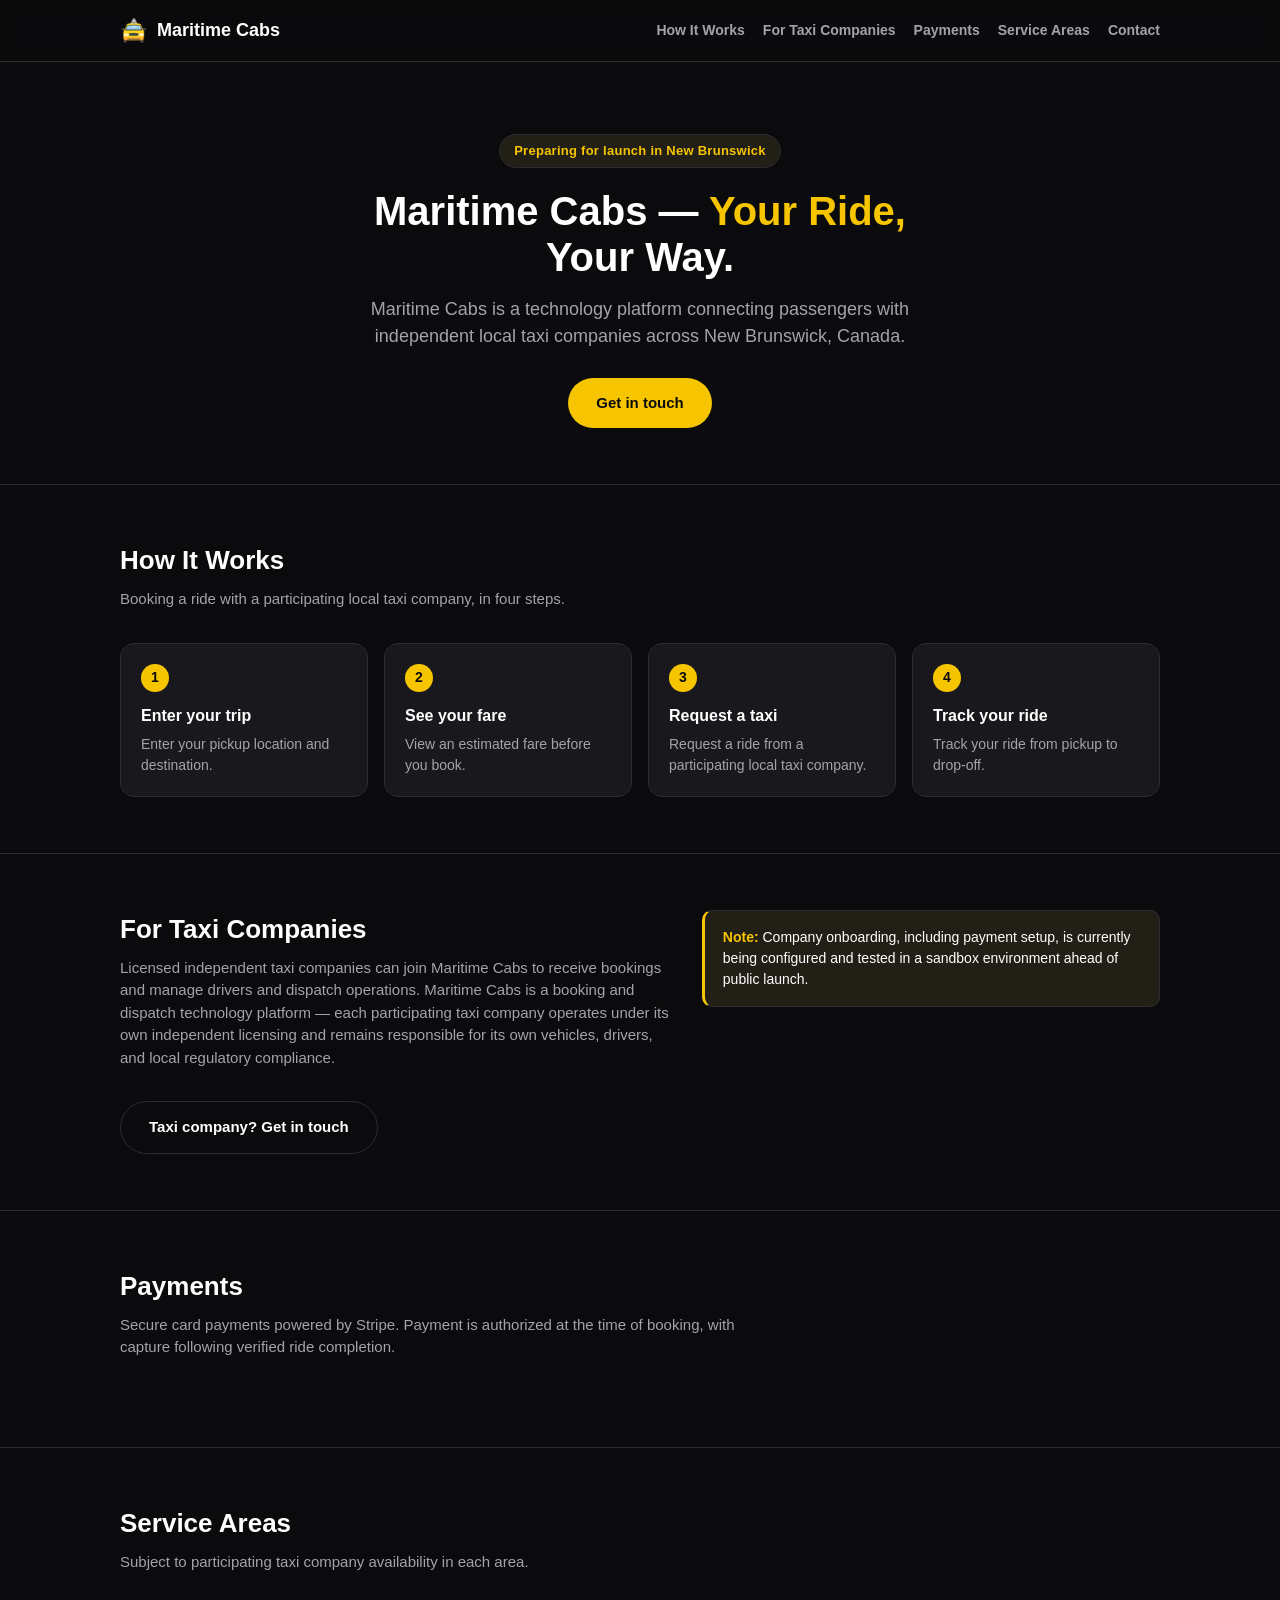
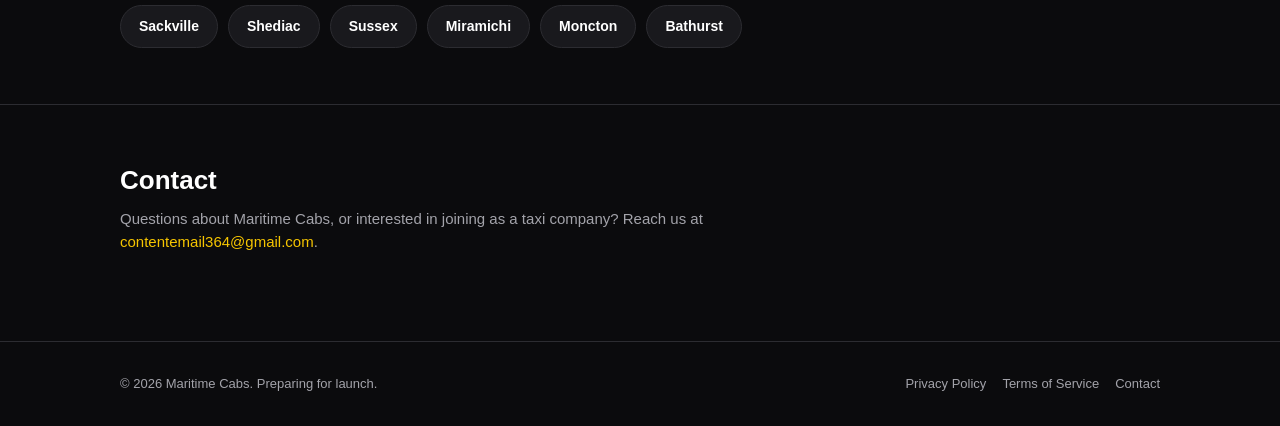
<file: index.html>
<!doctype html>
<html lang="en">
<head>
<meta charset="utf-8" />
<meta name="viewport" content="width=device-width, initial-scale=1" />
<title>Maritime Cabs — Your Ride, Your Way</title>
<meta name="description" content="Maritime Cabs is a technology platform connecting passengers with independent local taxi companies across New Brunswick, Canada." />
<meta name="robots" content="index, follow" />
<link rel="icon" href="data:image/svg+xml,%3Csvg xmlns='http://www.w3.org/2000/svg' viewBox='0 0 100 100'%3E%3Crect width='100' height='100' rx='20' fill='%230B0B0D'/%3E%3Ctext x='50' y='68' font-size='60' text-anchor='middle'%3E%F0%9F%9A%96%3C/text%3E%3C/svg%3E" />
<meta property="og:title" content="Maritime Cabs — Your Ride, Your Way" />
<meta property="og:description" content="A technology platform connecting passengers with independent local taxi companies across New Brunswick, Canada." />
<meta property="og:type" content="website" />
<link rel="stylesheet" href="styles.css" />
</head>
<body>

<header class="site-header">
  <div class="wrap">
    <div class="brand"><span class="mark">🚖</span> Maritime Cabs</div>
    <nav class="site-nav">
      <a href="#how-it-works">How It Works</a>
      <a href="#taxi-companies">For Taxi Companies</a>
      <a href="#payments">Payments</a>
      <a href="#service-areas">Service Areas</a>
      <a href="#contact">Contact</a>
    </nav>
  </div>
</header>

<main>
  <section class="hero" style="border-top:none;">
    <div class="wrap">
      <span class="badge">Preparing for launch in New Brunswick</span>
      <h1>Maritime Cabs — <span class="accent">Your Ride,</span><br />Your Way.</h1>
      <p class="lead">
        Maritime Cabs is a technology platform connecting passengers with independent local taxi companies
        across New Brunswick, Canada.
      </p>
      <a class="btn" href="#contact">Get in touch</a>
    </div>
  </section>

  <section id="how-it-works">
    <div class="wrap">
      <h2>How It Works</h2>
      <p class="section-lead">Booking a ride with a participating local taxi company, in four steps.</p>
      <div class="grid">
        <div class="card">
          <div class="step-num">1</div>
          <h3>Enter your trip</h3>
          <p>Enter your pickup location and destination.</p>
        </div>
        <div class="card">
          <div class="step-num">2</div>
          <h3>See your fare</h3>
          <p>View an estimated fare before you book.</p>
        </div>
        <div class="card">
          <div class="step-num">3</div>
          <h3>Request a taxi</h3>
          <p>Request a ride from a participating local taxi company.</p>
        </div>
        <div class="card">
          <div class="step-num">4</div>
          <h3>Track your ride</h3>
          <p>Track your ride from pickup to drop-off.</p>
        </div>
      </div>
    </div>
  </section>

  <section id="taxi-companies">
    <div class="wrap two-col">
      <div>
        <h2>For Taxi Companies</h2>
        <p class="section-lead">
          Licensed independent taxi companies can join Maritime Cabs to receive bookings and manage drivers
          and dispatch operations. Maritime Cabs is a booking and dispatch technology platform — each
          participating taxi company operates under its own independent licensing and remains responsible for
          its own vehicles, drivers, and local regulatory compliance.
        </p>
        <a class="btn outline" href="#contact">Taxi company? Get in touch</a>
      </div>
      <div class="notice">
        <strong>Note:</strong> Company onboarding, including payment setup, is currently being configured and
        tested in a sandbox environment ahead of public launch.
      </div>
    </div>
  </section>

  <section id="payments">
    <div class="wrap">
      <h2>Payments</h2>
      <p class="section-lead">
        Secure card payments powered by Stripe. Payment is authorized at the time of booking, with capture
        following verified ride completion.
      </p>
    </div>
  </section>

  <section id="service-areas">
    <div class="wrap">
      <h2>Service Areas</h2>
      <p class="section-lead">Subject to participating taxi company availability in each area.</p>
      <div class="areas">
        <span class="area-pill">Sackville</span>
        <span class="area-pill">Shediac</span>
        <span class="area-pill">Sussex</span>
        <span class="area-pill">Miramichi</span>
        <span class="area-pill">Moncton</span>
        <span class="area-pill">Bathurst</span>
      </div>
    </div>
  </section>

  <section id="contact">
    <div class="wrap">
      <h2>Contact</h2>
      <p class="section-lead">
        Questions about Maritime Cabs, or interested in joining as a taxi company? Reach us at
        <a href="mailto:contentemail364@gmail.com">contentemail364@gmail.com</a>.
      </p>
    </div>
  </section>
</main>

<footer class="site-footer">
  <div class="wrap">
    <div>&copy; 2026 Maritime Cabs. Preparing for launch.</div>
    <div class="footer-links">
      <a href="privacy.html">Privacy Policy</a>
      <a href="terms.html">Terms of Service</a>
      <a href="mailto:contentemail364@gmail.com">Contact</a>
    </div>
  </div>
</footer>

</body>
</html>
</file>
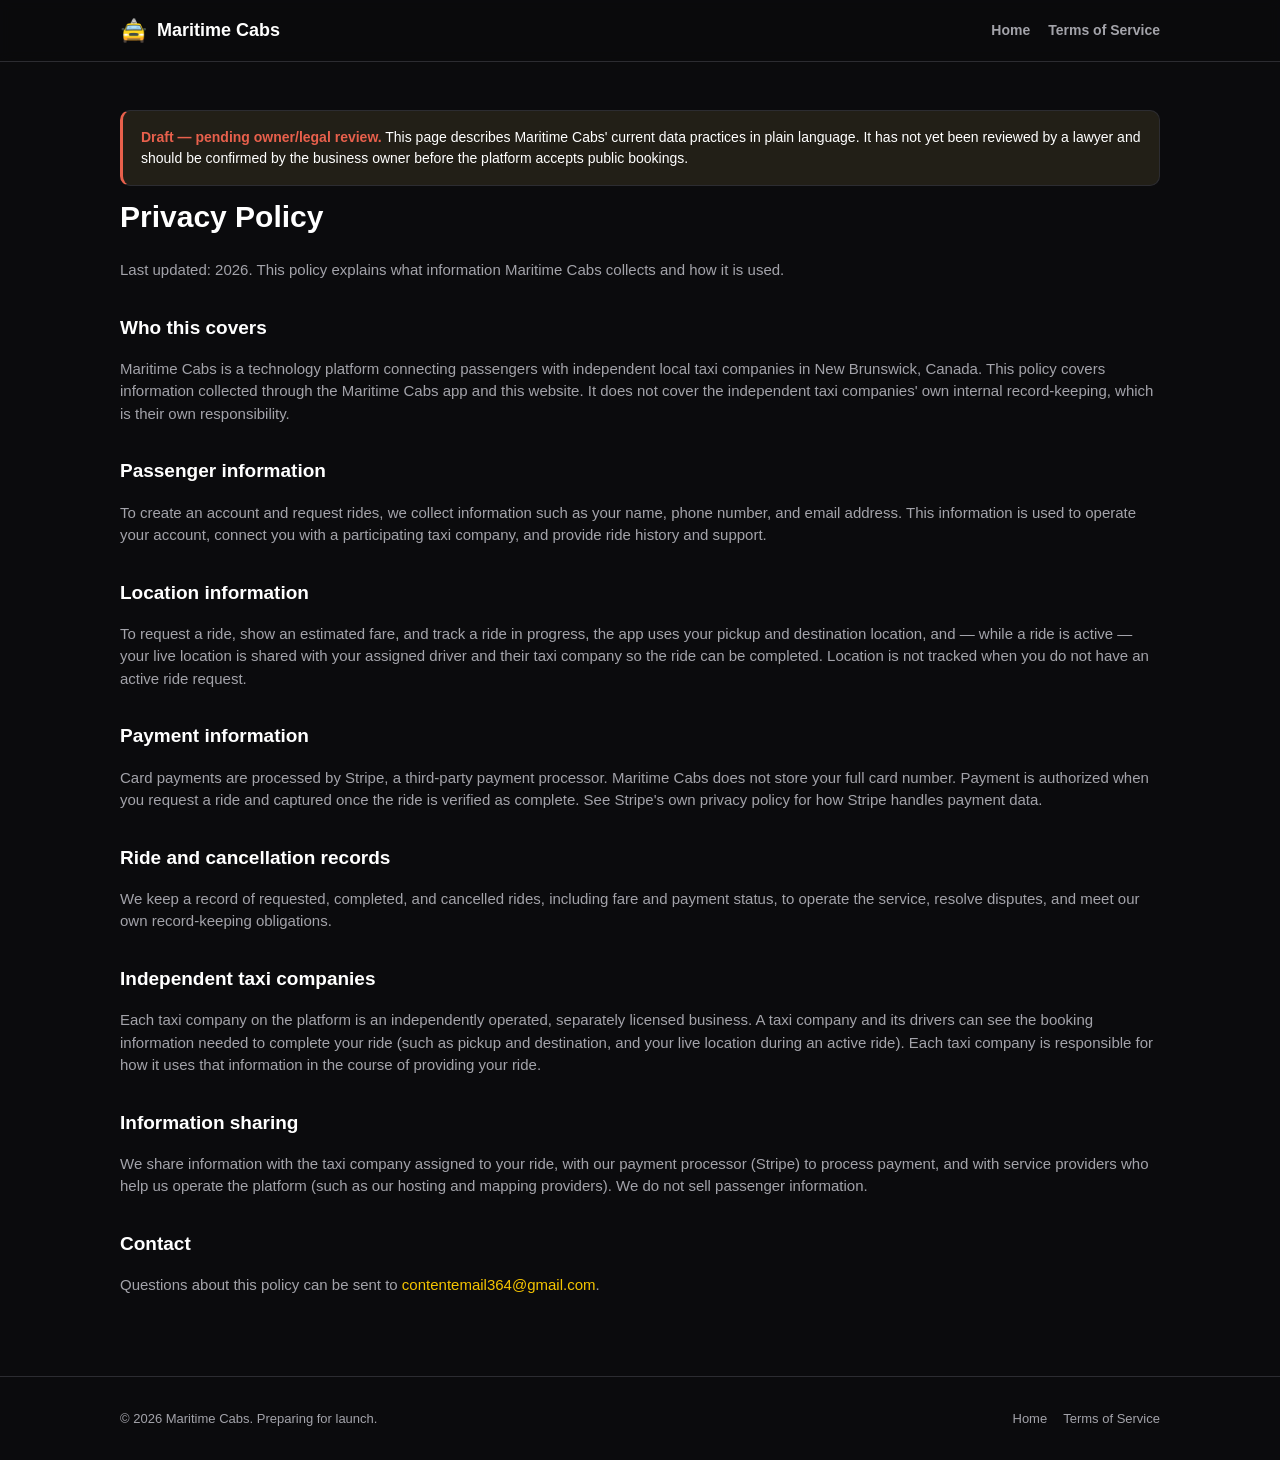
<file: privacy.html>
<!doctype html>
<html lang="en">
<head>
<meta charset="utf-8" />
<meta name="viewport" content="width=device-width, initial-scale=1" />
<title>Privacy Policy — Maritime Cabs</title>
<meta name="description" content="Maritime Cabs privacy policy: how passenger information, location data, and payment information are handled." />
<meta name="robots" content="index, follow" />
<link rel="stylesheet" href="styles.css" />
</head>
<body>

<header class="site-header">
  <div class="wrap">
    <div class="brand"><span class="mark">🚖</span> <a href="index.html" style="color:inherit;">Maritime Cabs</a></div>
    <nav class="site-nav">
      <a href="index.html">Home</a>
      <a href="terms.html">Terms of Service</a>
    </nav>
  </div>
</header>

<main class="legal">
  <div class="wrap">
    <div class="notice review">
      <strong>Draft — pending owner/legal review.</strong> This page describes Maritime Cabs' current data
      practices in plain language. It has not yet been reviewed by a lawyer and should be confirmed by the
      business owner before the platform accepts public bookings.
    </div>

    <h1>Privacy Policy</h1>
    <p>Last updated: 2026. This policy explains what information Maritime Cabs collects and how it is used.</p>

    <h2>Who this covers</h2>
    <p>
      Maritime Cabs is a technology platform connecting passengers with independent local taxi companies in
      New Brunswick, Canada. This policy covers information collected through the Maritime Cabs app and this
      website. It does not cover the independent taxi companies' own internal record-keeping, which is their
      own responsibility.
    </p>

    <h2>Passenger information</h2>
    <p>
      To create an account and request rides, we collect information such as your name, phone number, and
      email address. This information is used to operate your account, connect you with a participating taxi
      company, and provide ride history and support.
    </p>

    <h2>Location information</h2>
    <p>
      To request a ride, show an estimated fare, and track a ride in progress, the app uses your pickup and
      destination location, and — while a ride is active — your live location is shared with your assigned
      driver and their taxi company so the ride can be completed. Location is not tracked when you do not have
      an active ride request.
    </p>

    <h2>Payment information</h2>
    <p>
      Card payments are processed by Stripe, a third-party payment processor. Maritime Cabs does not store your
      full card number. Payment is authorized when you request a ride and captured once the ride is verified as
      complete. See Stripe's own privacy policy for how Stripe handles payment data.
    </p>

    <h2>Ride and cancellation records</h2>
    <p>
      We keep a record of requested, completed, and cancelled rides, including fare and payment status, to
      operate the service, resolve disputes, and meet our own record-keeping obligations.
    </p>

    <h2>Independent taxi companies</h2>
    <p>
      Each taxi company on the platform is an independently operated, separately licensed business. A taxi
      company and its drivers can see the booking information needed to complete your ride (such as pickup
      and destination, and your live location during an active ride). Each taxi company is responsible for
      how it uses that information in the course of providing your ride.
    </p>

    <h2>Information sharing</h2>
    <p>
      We share information with the taxi company assigned to your ride, with our payment processor (Stripe)
      to process payment, and with service providers who help us operate the platform (such as our hosting and
      mapping providers). We do not sell passenger information.
    </p>

    <h2>Contact</h2>
    <p>
      Questions about this policy can be sent to
      <a href="mailto:contentemail364@gmail.com">contentemail364@gmail.com</a>.
    </p>
  </div>
</main>

<footer class="site-footer">
  <div class="wrap">
    <div>&copy; 2026 Maritime Cabs. Preparing for launch.</div>
    <div class="footer-links">
      <a href="index.html">Home</a>
      <a href="terms.html">Terms of Service</a>
    </div>
  </div>
</footer>

</body>
</html>
</file>
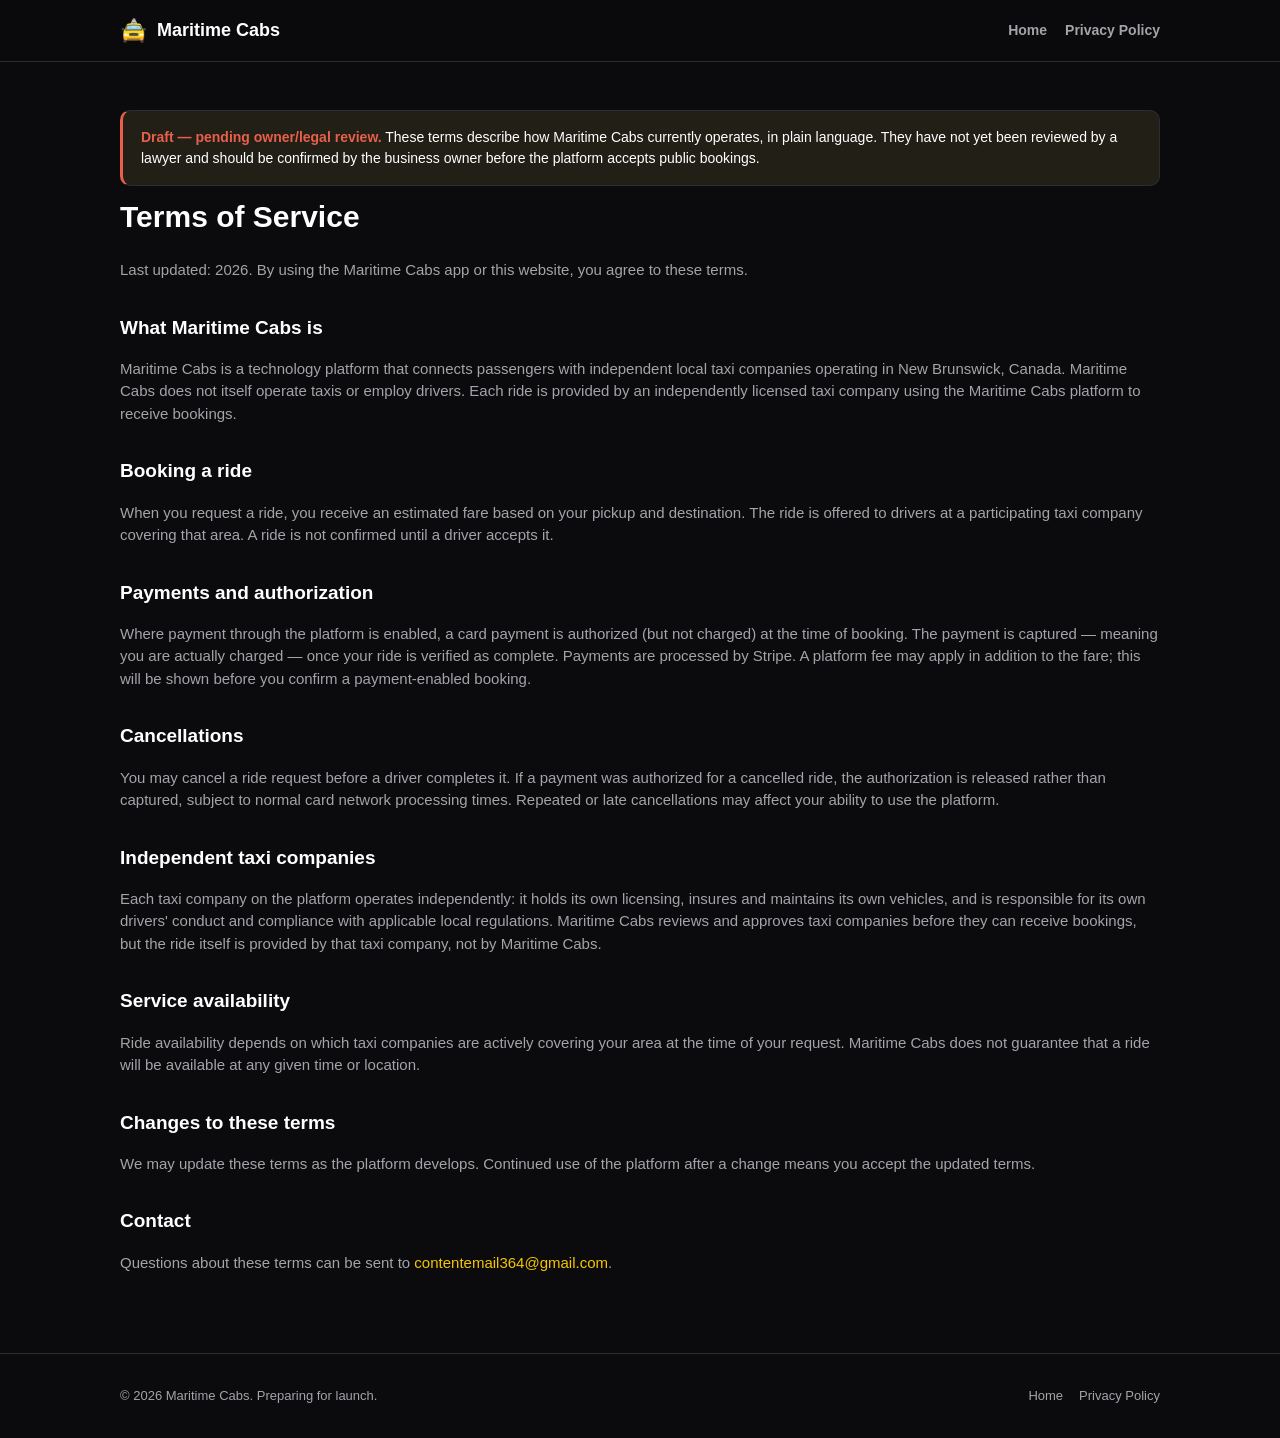
<file: terms.html>
<!doctype html>
<html lang="en">
<head>
<meta charset="utf-8" />
<meta name="viewport" content="width=device-width, initial-scale=1" />
<title>Terms of Service — Maritime Cabs</title>
<meta name="description" content="Maritime Cabs terms of service: booking, payments, cancellations, and the role of independent taxi companies." />
<meta name="robots" content="index, follow" />
<link rel="stylesheet" href="styles.css" />
</head>
<body>

<header class="site-header">
  <div class="wrap">
    <div class="brand"><span class="mark">🚖</span> <a href="index.html" style="color:inherit;">Maritime Cabs</a></div>
    <nav class="site-nav">
      <a href="index.html">Home</a>
      <a href="privacy.html">Privacy Policy</a>
    </nav>
  </div>
</header>

<main class="legal">
  <div class="wrap">
    <div class="notice review">
      <strong>Draft — pending owner/legal review.</strong> These terms describe how Maritime Cabs currently
      operates, in plain language. They have not yet been reviewed by a lawyer and should be confirmed by the
      business owner before the platform accepts public bookings.
    </div>

    <h1>Terms of Service</h1>
    <p>Last updated: 2026. By using the Maritime Cabs app or this website, you agree to these terms.</p>

    <h2>What Maritime Cabs is</h2>
    <p>
      Maritime Cabs is a technology platform that connects passengers with independent local taxi companies
      operating in New Brunswick, Canada. Maritime Cabs does not itself operate taxis or employ drivers. Each
      ride is provided by an independently licensed taxi company using the Maritime Cabs platform to receive
      bookings.
    </p>

    <h2>Booking a ride</h2>
    <p>
      When you request a ride, you receive an estimated fare based on your pickup and destination. The ride
      is offered to drivers at a participating taxi company covering that area. A ride is not confirmed until
      a driver accepts it.
    </p>

    <h2>Payments and authorization</h2>
    <p>
      Where payment through the platform is enabled, a card payment is authorized (but not charged) at the
      time of booking. The payment is captured — meaning you are actually charged — once your ride is verified
      as complete. Payments are processed by Stripe. A platform fee may apply in addition to the fare; this
      will be shown before you confirm a payment-enabled booking.
    </p>

    <h2>Cancellations</h2>
    <p>
      You may cancel a ride request before a driver completes it. If a payment was authorized for a cancelled
      ride, the authorization is released rather than captured, subject to normal card network processing
      times. Repeated or late cancellations may affect your ability to use the platform.
    </p>

    <h2>Independent taxi companies</h2>
    <p>
      Each taxi company on the platform operates independently: it holds its own licensing, insures and
      maintains its own vehicles, and is responsible for its own drivers' conduct and compliance with
      applicable local regulations. Maritime Cabs reviews and approves taxi companies before they can receive
      bookings, but the ride itself is provided by that taxi company, not by Maritime Cabs.
    </p>

    <h2>Service availability</h2>
    <p>
      Ride availability depends on which taxi companies are actively covering your area at the time of your
      request. Maritime Cabs does not guarantee that a ride will be available at any given time or location.
    </p>

    <h2>Changes to these terms</h2>
    <p>
      We may update these terms as the platform develops. Continued use of the platform after a change means
      you accept the updated terms.
    </p>

    <h2>Contact</h2>
    <p>
      Questions about these terms can be sent to
      <a href="mailto:contentemail364@gmail.com">contentemail364@gmail.com</a>.
    </p>
  </div>
</main>

<footer class="site-footer">
  <div class="wrap">
    <div>&copy; 2026 Maritime Cabs. Preparing for launch.</div>
    <div class="footer-links">
      <a href="index.html">Home</a>
      <a href="privacy.html">Privacy Policy</a>
    </div>
  </div>
</footer>

</body>
</html>
</file>
<file: styles.css>
/* Maritime Cabs public website -- shared styles.
   Palette matches the real in-app brand tokens (src/theme.ts maritimeColors) exactly, not a guess. */
:root {
  --background: #0B0B0D;
  --surface: #19191D;
  --surface-alt: #221F17;
  --primary: #F6C500;
  --on-primary: #0B0B0D;
  --text: #FFFFFF;
  --muted: #A3A3AA;
  --border: #2C2C31;
  --danger: #E8604C;
}

* { box-sizing: border-box; }

html, body {
  margin: 0;
  padding: 0;
  background: var(--background);
  color: var(--text);
  font-family: -apple-system, BlinkMacSystemFont, 'Segoe UI', Roboto, Helvetica, Arial, sans-serif;
  line-height: 1.5;
  -webkit-font-smoothing: antialiased;
}

a { color: var(--primary); text-decoration: none; }
a:hover { text-decoration: underline; }

.wrap {
  max-width: 1080px;
  margin: 0 auto;
  padding: 0 20px;
}

header.site-header {
  border-bottom: 1px solid var(--border);
  position: sticky;
  top: 0;
  background: rgba(11, 11, 13, 0.92);
  backdrop-filter: blur(6px);
  z-index: 10;
}

.site-header .wrap {
  display: flex;
  align-items: center;
  justify-content: space-between;
  padding-top: 14px;
  padding-bottom: 14px;
  gap: 16px;
}

.brand {
  display: flex;
  align-items: center;
  gap: 10px;
  font-weight: 800;
  font-size: 18px;
  color: var(--text);
}
.brand .mark { font-size: 22px; }

nav.site-nav {
  display: flex;
  gap: 18px;
  flex-wrap: wrap;
}
nav.site-nav a {
  color: var(--muted);
  font-size: 14px;
  font-weight: 600;
}
nav.site-nav a:hover { color: var(--text); text-decoration: none; }

.badge {
  display: inline-block;
  background: var(--surface-alt);
  color: var(--primary);
  border: 1px solid var(--border);
  border-radius: 999px;
  padding: 6px 14px;
  font-size: 13px;
  font-weight: 700;
  letter-spacing: 0.02em;
}

.hero {
  padding: 72px 0 56px;
  text-align: center;
}
.hero h1 {
  font-size: 40px;
  font-weight: 800;
  margin: 20px 0 16px;
  line-height: 1.15;
}
.hero h1 .accent { color: var(--primary); }
.hero p.lead {
  color: var(--muted);
  font-size: 18px;
  max-width: 640px;
  margin: 0 auto 28px;
}

.btn {
  display: inline-block;
  background: var(--primary);
  color: var(--on-primary);
  font-weight: 800;
  padding: 14px 28px;
  border-radius: 999px;
  font-size: 15px;
}
.btn:hover { text-decoration: none; opacity: 0.92; }
.btn.outline {
  background: transparent;
  color: var(--text);
  border: 1px solid var(--border);
}

section { padding: 56px 0; border-top: 1px solid var(--border); }
section h2 {
  font-size: 26px;
  font-weight: 800;
  margin: 0 0 8px;
}
section p.section-lead {
  color: var(--muted);
  font-size: 15px;
  max-width: 640px;
  margin: 0 0 32px;
}

.grid {
  display: grid;
  grid-template-columns: repeat(4, 1fr);
  gap: 16px;
}
@media (max-width: 860px) {
  .grid { grid-template-columns: repeat(2, 1fr); }
}
@media (max-width: 560px) {
  .grid { grid-template-columns: 1fr; }
}

.card {
  background: var(--surface);
  border: 1px solid var(--border);
  border-radius: 14px;
  padding: 20px;
}
.card .step-num {
  display: inline-flex;
  align-items: center;
  justify-content: center;
  width: 28px;
  height: 28px;
  border-radius: 999px;
  background: var(--primary);
  color: var(--on-primary);
  font-weight: 800;
  font-size: 14px;
  margin-bottom: 12px;
}
.card h3 { font-size: 16px; margin: 0 0 6px; }
.card p { font-size: 14px; color: var(--muted); margin: 0; }

.two-col {
  display: grid;
  grid-template-columns: 1.2fr 1fr;
  gap: 32px;
  align-items: start;
}
@media (max-width: 760px) {
  .two-col { grid-template-columns: 1fr; }
}

.areas {
  display: flex;
  flex-wrap: wrap;
  gap: 10px;
}
.area-pill {
  background: var(--surface);
  border: 1px solid var(--border);
  border-radius: 999px;
  padding: 10px 18px;
  font-weight: 700;
  font-size: 14px;
}

.notice {
  background: var(--surface-alt);
  border: 1px solid var(--border);
  border-left: 3px solid var(--primary);
  border-radius: 10px;
  padding: 16px 18px;
  font-size: 14px;
  color: var(--text);
}
.notice.review {
  border-left-color: var(--danger);
}
.notice strong { color: var(--primary); }
.notice.review strong { color: var(--danger); }

footer.site-footer {
  border-top: 1px solid var(--border);
  padding: 32px 0;
  color: var(--muted);
  font-size: 13px;
}
footer.site-footer .wrap {
  display: flex;
  flex-wrap: wrap;
  gap: 16px;
  justify-content: space-between;
  align-items: center;
}
footer.site-footer a { color: var(--muted); }
footer.site-footer a:hover { color: var(--text); }
.footer-links { display: flex; gap: 16px; flex-wrap: wrap; }

.legal h1 { font-size: 30px; margin-top: 8px; }
.legal h2 { font-size: 19px; margin-top: 32px; }
.legal p, .legal li { color: var(--muted); font-size: 15px; }
.legal { padding: 48px 0 64px; }
</file>
